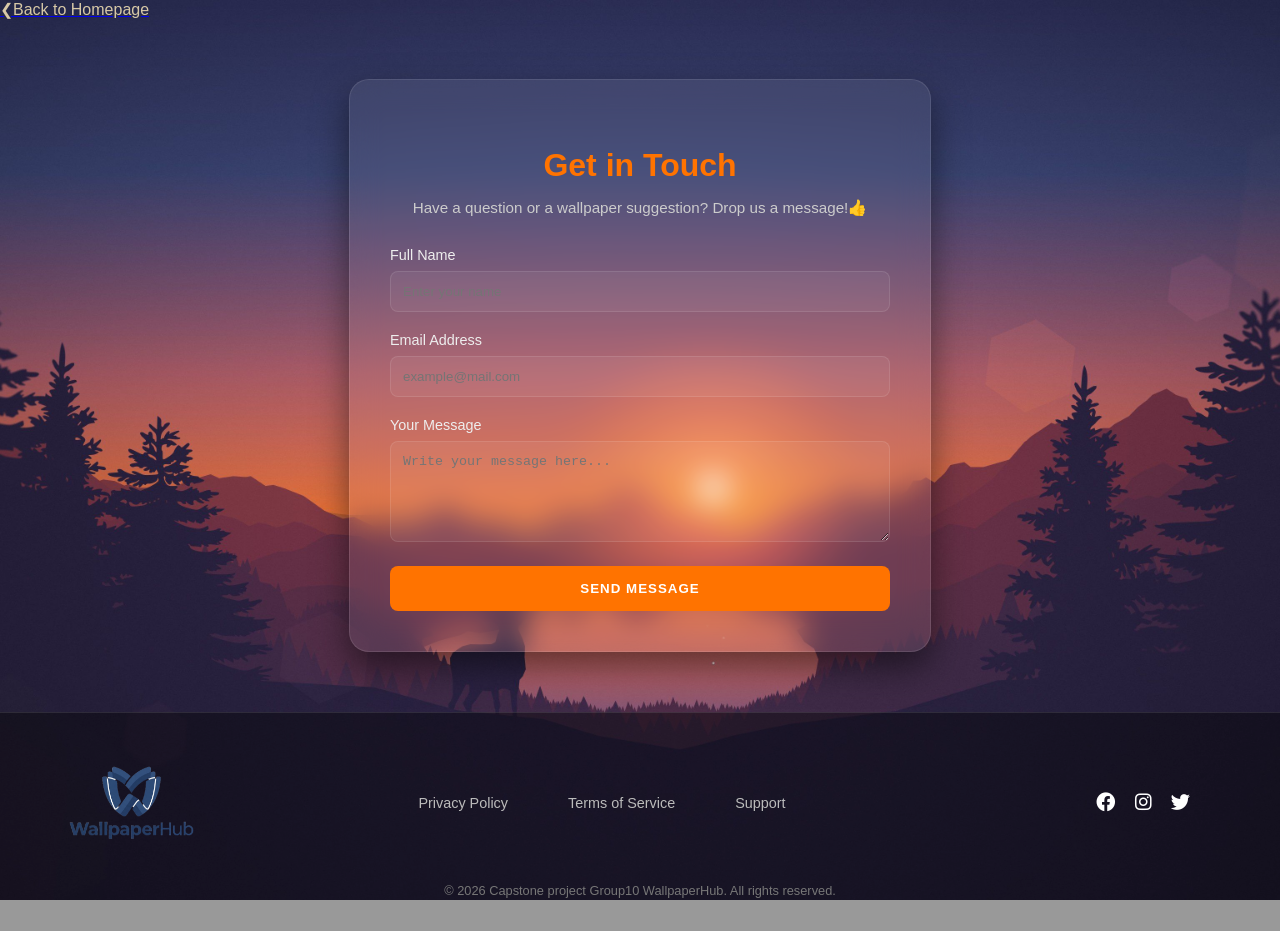
<file: Html/contact.html>
<!DOCTYPE html>
<html lang="en">
<head>
    <meta charset="UTF-8">
    <meta name="viewport" content="width=device-width, initial-scale=1.0">
    <link rel="stylesheet" href="https://cdnjs.cloudflare.com/ajax/libs/font-awesome/6.0.0/css/all.min.css">
    <link rel="stylesheet" href="css/contact.css">
    <title>Contact</title>
</head>
<body>
    <a href="index.html" > <span class="back-text">&#10094;Back to Homepage</span></a>
    <section class="contact-section">
        <div class="contact-container">
            <div class="contact-header">
                <h2>Get in Touch</h2>
                <p>Have a question or a wallpaper suggestion? Drop us a message!👍</p>
            </div>

            <form class="contact-form">
                <div class="input-group">
                    <label for="name">Full Name</label>
                    <input type="text" id="name" placeholder="Enter your name" required>
                </div>

                <div class="input-group">
                    <label for="email">Email Address</label>
                    <input type="email" id="email" placeholder="example@mail.com" required>
                </div>

                <div class="input-group">
                    <label for="message">Your Message</label>
                    <textarea id="message" rows="5" placeholder="Write your message here..." required></textarea>
                </div>

                <button type="submit" class="submit-btn">Send Message</button>
            </form>
        </div>
    </section>

    <footer class="main-footer">
        <div class="footer-content">
            <div class="footer-logo">
    <a href="http://127.0.0.1:5500/Capstone%20Project/Page.html">
        <img src="logo.png" class="nav-logo" alt="Logo"></div>
            <ul class="footer-links">
                <li><a href="#">Privacy Policy</a></li>
                <li><a href="#">Terms of Service</a></li>
                <li><a href="#">Support</a></li>
            </ul>
            <div class="footer-socials">
                <a href="#"><i class="fab fa-facebook"></i></a>
                <a href="#"><i class="fab fa-instagram"></i></a>
                <a href="#"><i class="fab fa-twitter"></i></a>
            </div>
        </div>
        <p class="copyright">&copy; 2026 Capstone project Group10 WallpaperHub. All rights reserved.</p>
    </footer>

</body>
</html>
</file>
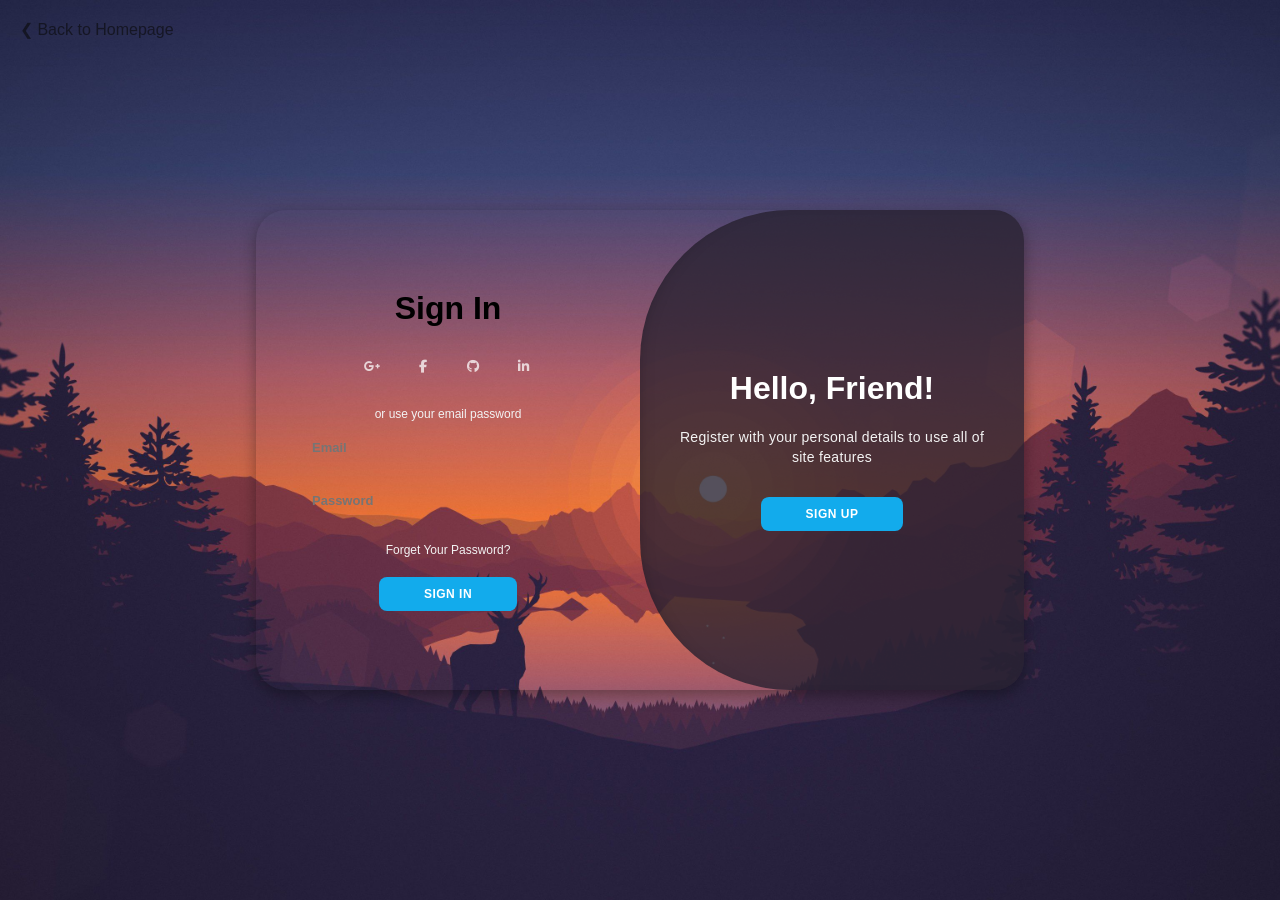
<file: Html/login.html>
<!DOCTYPE html>
<html lang="en">

<head>
    <meta charset="UTF-8">
    <meta name="viewport" content="width=device-width, initial-scale=1.0">
    <link rel="stylesheet" href="https://cdnjs.cloudflare.com/ajax/libs/font-awesome/6.4.2/css/all.min.css">
    <link rel="stylesheet" href="css/edit.css">
    <title> Login Page </title>
</head>

<body>
    <a href="index.html" ;<p class="back">&#10094 Back to Homepage</p>

        
    <div class="container" id="container">
        <div class="form-container sign-up">

           
            <form>
                <h1 class="heading1">Create Account</h1>
                <div class="social-icons">
                    <a href="https://accounts.google.com/v3/signin/accountchooser?as=gdUVj6qCc3PGKmQT" class="icon"><i class="fa-brands fa-google-plus-g"></i></a>
                    <a href="#" class="icon"><i class="fa-brands fa-facebook-f"></i></a>
                    <a href="#" class="icon"><i class="fa-brands fa-github"></i></a>
                    <a href="#" class="icon"><i class="fa-brands fa-linkedin-in"></i></a>
                </div>
                <span>or use your email for registeration</span>
                <input type="text" placeholder="Name">
                <input type="email" placeholder="Email">
                <input type="password" placeholder="Password">
                <button>Sign Up</button>
            </form>
        </div>
        <div class="form-container sign-in">
            <form>
                <h1>Sign In</h1>
                <div class="social-icons">
                    <a href="https://accounts.google.com/v3/signin/accountchooser?as=gdUVj6qCc3PGKmQT" class="icon"><i class="fa-brands fa-google-plus-g"></i></a>
                    <a href="#" class="icon"><i class="fa-brands fa-facebook-f"></i></a>
                    <a href="#" class="icon"><i class="fa-brands fa-github"></i></a>
                    <a href="#" class="icon"><i class="fa-brands fa-linkedin-in"></i></a>
                </div>
                <span class="txt">or use your email password</span>
                <input type="email" placeholder="Email">
                <input type="password" placeholder="Password">
                <a href="#"><span class="forg">Forget Your Password?</span></a>
                <button class="button">Sign In</button>
            </form>
        </div>
        <div class="toggle-container">
            <div class="toggle">
                <div class="toggle-panel toggle-left">
                    <h1>Welcome Back!</h1>
                    <p class="txt">Enter your personal details to use all of site features</p>
                    <button class="button" id="login">Sign In</button>
                </div>
                <div class="toggle-panel toggle-right">
                    <h1>Hello, Friend!</h1>
                    <p class="txt">Register with your personal details to use all of site features</p>
                    <button class="button" id="register">Sign Up</button>
                </div>
            </div>
        </div>
    </div>

    <script src="script/script.js"></script>
</body>

</html>
</file>
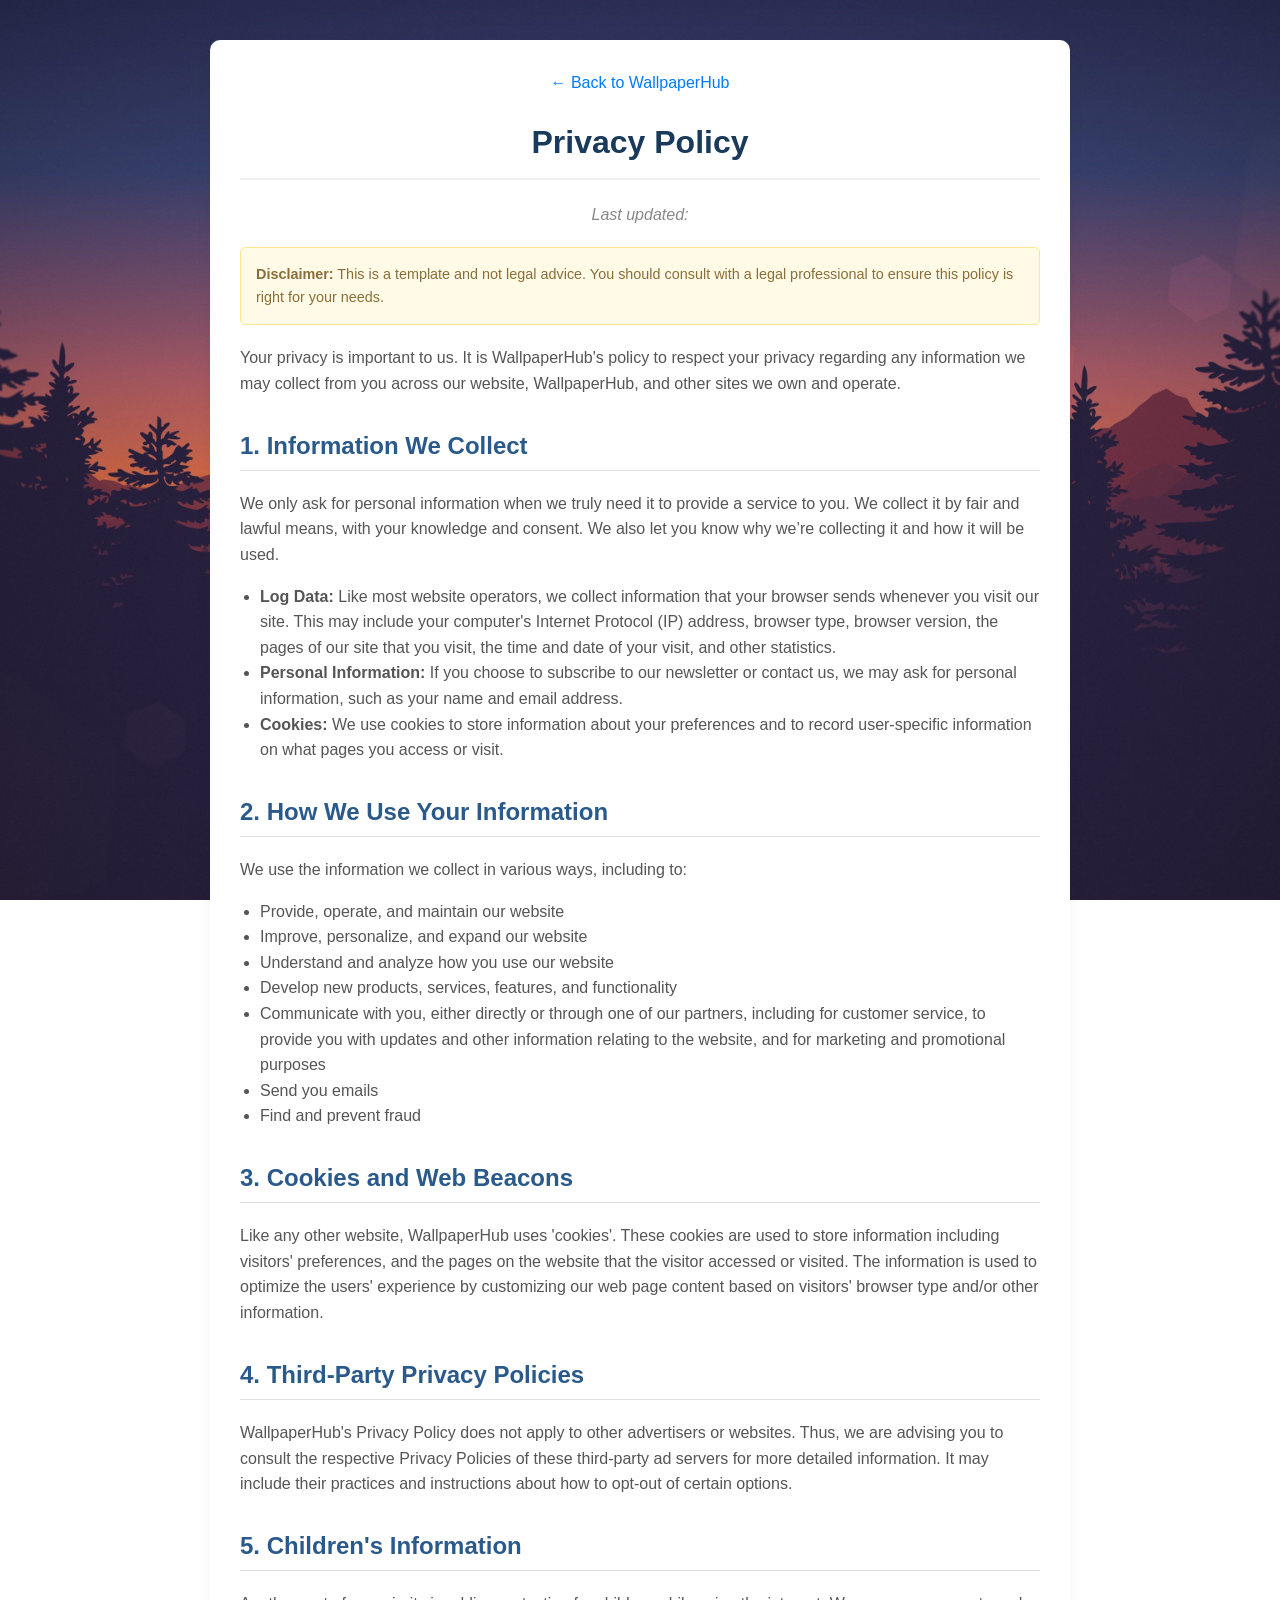
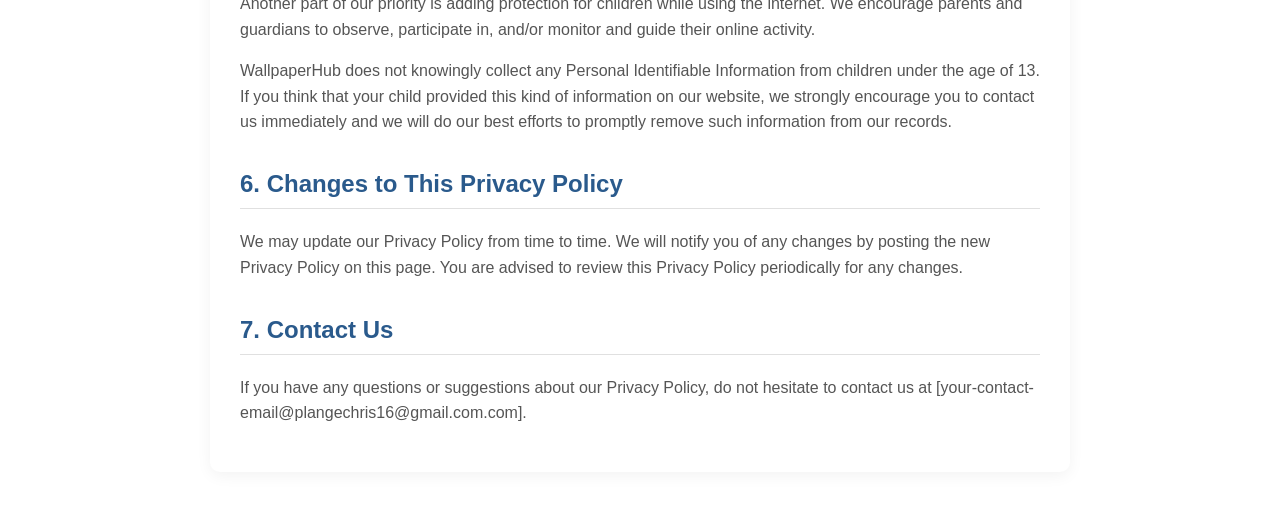
<file: Html/Privacy & Policy.html>
<!DOCTYPE html>
<html lang="en">
<head>
    <meta charset="UTF-8">
    <meta name="viewport" content="width=device-width, initial-scale=1.0">
    <title>Privacy Policy - WallpaperHub</title>
    <link rel="stylesheet" href="css/Privacy&Policy.css">
</head>
<body>

    <div class="legal-container">
        <a href="index.html" class="nav-home">&larr; Back to WallpaperHub</a>

        <h1>Privacy Policy</h1>
        <p class="last-updated">Last updated: <div March="March" 26,="26" 2026="2026"></div></p>

        <div class="disclaimer-box">
            <strong>Disclaimer:</strong> This is a template and not legal advice. You should consult with a legal professional to ensure this policy is right for your needs.
        </div>

        <p>Your privacy is important to us. It is WallpaperHub's policy to respect your privacy regarding any information we may collect from you across our website, WallpaperHub, and other sites we own and operate.</p>

        <h2>1. Information We Collect</h2>
        <p>We only ask for personal information when we truly need it to provide a service to you. We collect it by fair and lawful means, with your knowledge and consent. We also let you know why we’re collecting it and how it will be used.</p>
        <ul>
            <li><strong>Log Data:</strong> Like most website operators, we collect information that your browser sends whenever you visit our site. This may include your computer's Internet Protocol (IP) address, browser type, browser version, the pages of our site that you visit, the time and date of your visit, and other statistics.</li>
            <li><strong>Personal Information:</strong> If you choose to subscribe to our newsletter or contact us, we may ask for personal information, such as your name and email address.</li>
            <li><strong>Cookies:</strong> We use cookies to store information about your preferences and to record user-specific information on what pages you access or visit.</li>
        </ul>

        <h2>2. How We Use Your Information</h2>
        <p>We use the information we collect in various ways, including to:</p>
        <ul>
            <li>Provide, operate, and maintain our website</li>
            <li>Improve, personalize, and expand our website</li>
            <li>Understand and analyze how you use our website</li>
            <li>Develop new products, services, features, and functionality</li>
            <li>Communicate with you, either directly or through one of our partners, including for customer service, to provide you with updates and other information relating to the website, and for marketing and promotional purposes</li>
            <li>Send you emails</li>
            <li>Find and prevent fraud</li>
        </ul>

        <h2>3. Cookies and Web Beacons</h2>
        <p>Like any other website, WallpaperHub uses 'cookies'. These cookies are used to store information including visitors' preferences, and the pages on the website that the visitor accessed or visited. The information is used to optimize the users' experience by customizing our web page content based on visitors' browser type and/or other information.</p>

        <h2>4. Third-Party Privacy Policies</h2>
        <p>WallpaperHub's Privacy Policy does not apply to other advertisers or websites. Thus, we are advising you to consult the respective Privacy Policies of these third-party ad servers for more detailed information. It may include their practices and instructions about how to opt-out of certain options.</p>

        <h2>5. Children's Information</h2>
        <p>Another part of our priority is adding protection for children while using the internet. We encourage parents and guardians to observe, participate in, and/or monitor and guide their online activity.</p>
        <p>WallpaperHub does not knowingly collect any Personal Identifiable Information from children under the age of 13. If you think that your child provided this kind of information on our website, we strongly encourage you to contact us immediately and we will do our best efforts to promptly remove such information from our records.</p>
        
        <h2>6. Changes to This Privacy Policy</h2>
        <p>We may update our Privacy Policy from time to time. We will notify you of any changes by posting the new Privacy Policy on this page. You are advised to review this Privacy Policy periodically for any changes.</p>

        <h2>7. Contact Us</h2>
        <p>If you have any questions or suggestions about our Privacy Policy, do not hesitate to contact us at [your-contact-email@plangechris16@gmail.com.com].</p>

    </div>

</body>
</html>
</file>
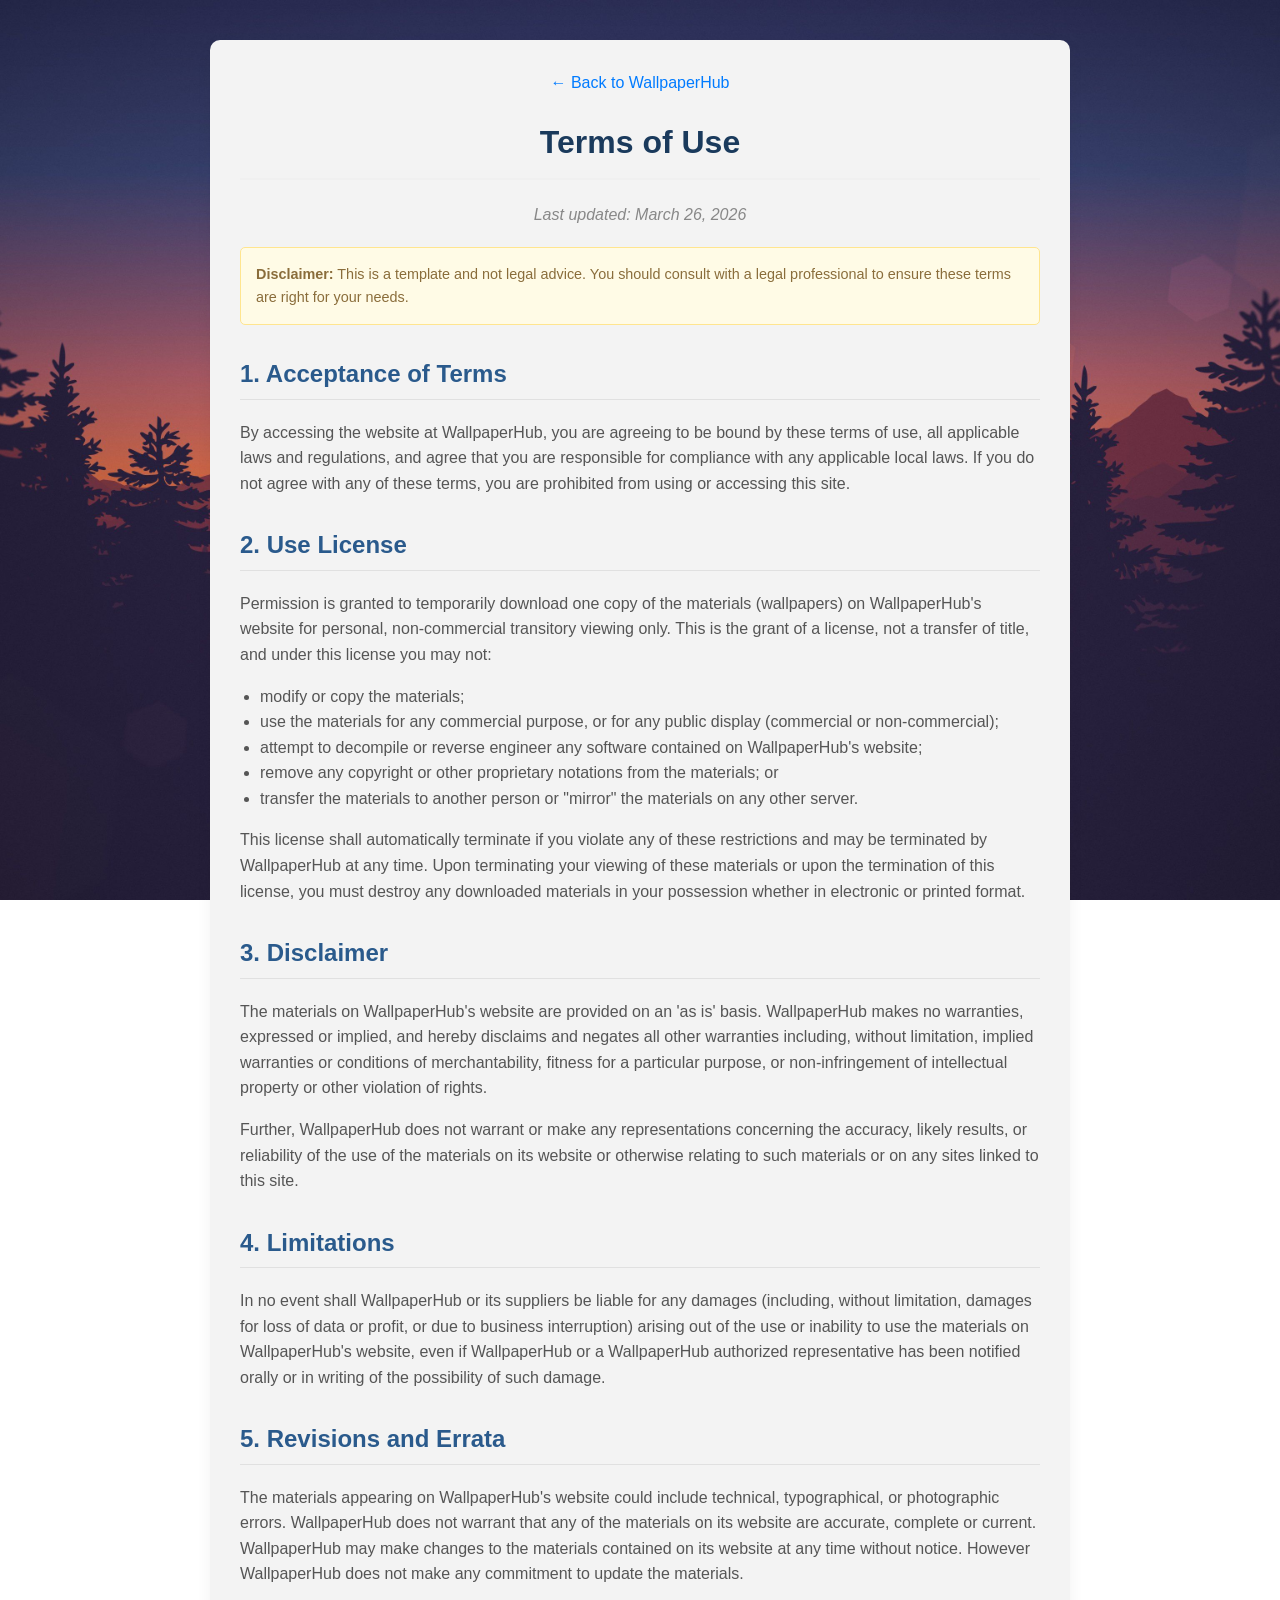
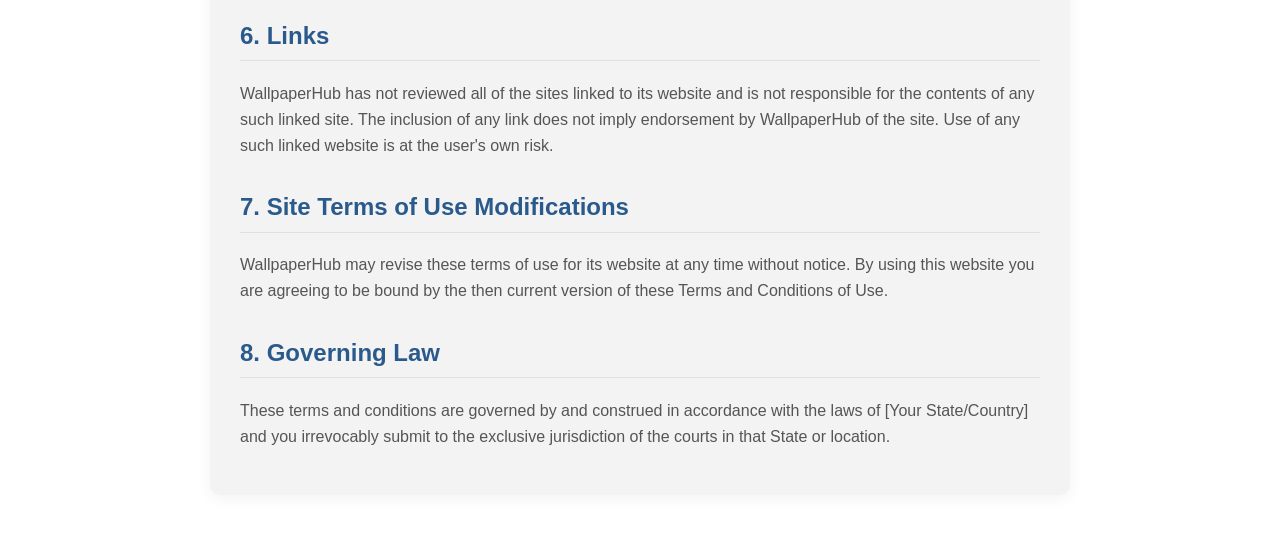
<file: Html/Terms of use.html>
<!DOCTYPE html>
<html lang="en">
<head>
    <meta charset="UTF-8">
    <meta name="viewport" content="width=device-width, initial-scale=1.0">
    <title>Terms of Use - WallpaperHub</title>
    <link rel="stylesheet" href="css/terms of use .css">
</head>
<body>

    <div class="legal-container">
        <a href="index.html" class="nav-home">&larr; Back to WallpaperHub</a>

        <h1>Terms of Use</h1>
        <p class="last-updated">Last updated: March 26, 2026 </p>

        <div class="disclaimer-box">
            <strong>Disclaimer:</strong> This is a template and not legal advice. You should consult with a legal professional to ensure these terms are right for your needs.
        </div>

        <h2>1. Acceptance of Terms</h2>
        <p>By accessing the website at WallpaperHub, you are agreeing to be bound by these terms of use, all applicable laws and regulations, and agree that you are responsible for compliance with any applicable local laws. If you do not agree with any of these terms, you are prohibited from using or accessing this site.</p>

        <h2>2. Use License</h2>
        <p>Permission is granted to temporarily download one copy of the materials (wallpapers) on WallpaperHub's website for personal, non-commercial transitory viewing only. This is the grant of a license, not a transfer of title, and under this license you may not:</p>
        <ul>
            <li>modify or copy the materials;</li>
            <li>use the materials for any commercial purpose, or for any public display (commercial or non-commercial);</li>
            <li>attempt to decompile or reverse engineer any software contained on WallpaperHub's website;</li>
            <li>remove any copyright or other proprietary notations from the materials; or</li>
            <li>transfer the materials to another person or "mirror" the materials on any other server.</li>
        </ul>
        <p>This license shall automatically terminate if you violate any of these restrictions and may be terminated by WallpaperHub at any time. Upon terminating your viewing of these materials or upon the termination of this license, you must destroy any downloaded materials in your possession whether in electronic or printed format.</p>

        <h2>3. Disclaimer</h2>
        <p>The materials on WallpaperHub's website are provided on an 'as is' basis. WallpaperHub makes no warranties, expressed or implied, and hereby disclaims and negates all other warranties including, without limitation, implied warranties or conditions of merchantability, fitness for a particular purpose, or non-infringement of intellectual property or other violation of rights.</p>
        <p>Further, WallpaperHub does not warrant or make any representations concerning the accuracy, likely results, or reliability of the use of the materials on its website or otherwise relating to such materials or on any sites linked to this site.</p>

        <h2>4. Limitations</h2>
        <p>In no event shall WallpaperHub or its suppliers be liable for any damages (including, without limitation, damages for loss of data or profit, or due to business interruption) arising out of the use or inability to use the materials on WallpaperHub's website, even if WallpaperHub or a WallpaperHub authorized representative has been notified orally or in writing of the possibility of such damage.</p>

        <h2>5. Revisions and Errata</h2>
        <p>The materials appearing on WallpaperHub's website could include technical, typographical, or photographic errors. WallpaperHub does not warrant that any of the materials on its website are accurate, complete or current. WallpaperHub may make changes to the materials contained on its website at any time without notice. However WallpaperHub does not make any commitment to update the materials.</p>

        <h2>6. Links</h2>
        <p>WallpaperHub has not reviewed all of the sites linked to its website and is not responsible for the contents of any such linked site. The inclusion of any link does not imply endorsement by WallpaperHub of the site. Use of any such linked website is at the user's own risk.</p>

        <h2>7. Site Terms of Use Modifications</h2>
        <p>WallpaperHub may revise these terms of use for its website at any time without notice. By using this website you are agreeing to be bound by the then current version of these Terms and Conditions of Use.</p>

        <h2>8. Governing Law</h2>
        <p>These terms and conditions are governed by and construed in accordance with the laws of [Your State/Country] and you irrevocably submit to the exclusive jurisdiction of the courts in that State or location.</p>
    </div>

</body>
</html>
</file>
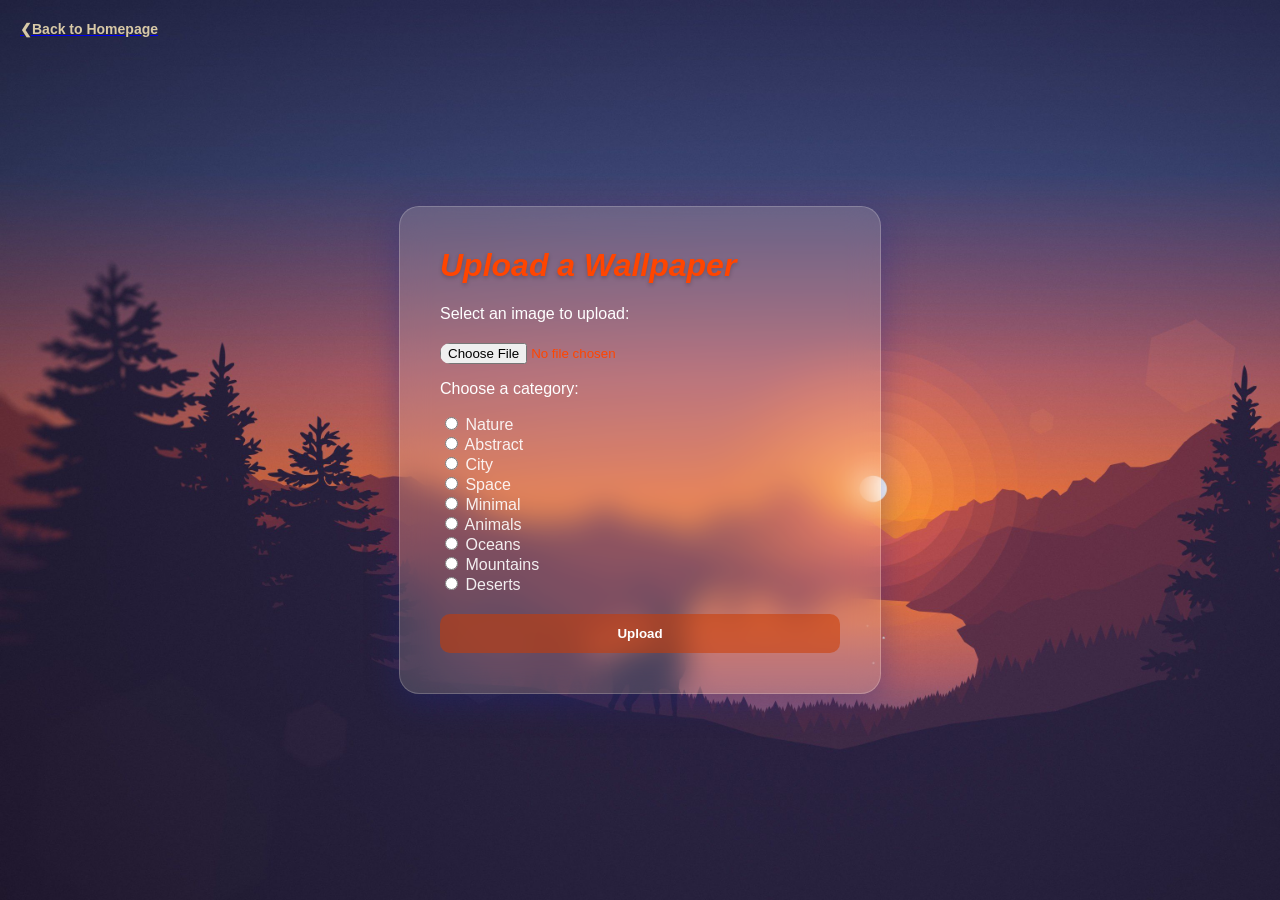
<file: Html/upload.html>
<!DOCTYPE html>
<html lang="en">
<head>
    <meta charset="UTF-8">
    <meta name="viewport" content="width=device-width, initial-scale=1.0">
    <title>Upload a wallpaper</title>
    <link rel="stylesheet" href="css/upload.css">
</head>
<body>
<a href="index.html" class="back-link"> <span class="back-text">&#10094;Back to Homepage</span></a>
<div class="container">
    
    <h1>Upload a Wallpaper</h1>
    <form>
        <label>Select an image to upload:</label>
        <input type="file">

        <p>Choose a category:</p>
        <div class="category-group">
            <label class="category-option"><input type="radio" name="cat"> Nature</label><br>
            <label class="category-option"><input type="radio" name="cat"> Abstract</label><br>
            <label class="category-option"><input type="radio" name="cat"> City</label><br>
            <label class="category-option"><input type="radio" name="cat"> Space</label><br>
            <label class="category-option"><input type="radio" name="cat"> Minimal</label><br>
            <label class="category-option"><input type="radio" name="cat"> Animals</label><br>
            <label class="category-option"><input type="radio" name="cat"> Oceans</label><br>
            <label class="category-option"><input type="radio" name="cat"> Mountains</label><br>    
            <label class="category-option"><input type="radio" name="cat"> Deserts</label><br>
            </div>

        <button type="submit">Upload</button>
    </form>
</div>

    
</body>
</html>
</file>
<file: Html/css/contact.css>
/* Color Palette from your images */
:root {
    --primary-orange: #ff7300;
    --dark-bg: #0f0c29;
    --sunset-gradient: linear-gradient(135deg, #0f0c29, #302b63, #24243e);
    --glass-bg: rgba(255, 255, 255, 0.07);
    --glass-border: rgba(255, 255, 255, 0.1);
}

body {
    margin: 0;
    padding: 0;
    font-family: 'Segoe UI', Tahoma, Geneva, Verdana, sans-serif;
    background: var(--sunset-gradient);
    color: white;
    min-height: 100vh;
    display: flex;
    flex-direction: column;
    background-image: url(a.jpg);
    background-size: cover;
    background-attachment: fixed;
    background-position: center;
}

/* Contact Section Styling */
.contact-section {
    flex: 1;
    display: flex;
    justify-content: center;
    align-items: center;
    padding: 60px 20px;
}

.contact-container {
    background: var(--glass-bg);
    backdrop-filter: blur(15px);
    border: 1px solid var(--glass-border);
    padding: 40px;
    border-radius: 20px;
    width: 100%;
    max-width: 500px;
    box-shadow: 0 15px 35px rgba(0, 0, 0, 0.5);
}

.contact-header h2 {
    color: var(--primary-orange);
    font-size: 2rem;
    margin-bottom: 10px;
    text-align: center;
}

.contact-header p {
    text-align: center;
    color: #ccc;
    margin-bottom: 30px;
    font-size: 0.95rem;
}

/* Form Styling */
.input-group {
    margin-bottom: 20px;
}

.input-group label {
    display: block;
    margin-bottom: 8px;
    font-size: 0.9rem;
    color: #eee;
}

.input-group input, 
.input-group textarea {
    width: 100%;
    padding: 12px;
    background: rgba(255, 255, 255, 0.05);
    border: 1px solid var(--glass-border);
    border-radius: 8px;
    color: white;
    outline: none;
    box-sizing: border-box; /* Crucial for padding */
}

.input-group input:focus, 
.input-group textarea:focus {
    border-color: var(--primary-orange);
}

.submit-btn {
    width: 100%;
    padding: 15px;
    background: var(--primary-orange);
    color: white;
    border: none;
    border-radius: 8px;
    font-weight: bold;
    cursor: pointer;
    transition: 0.3s ease;
    text-transform: uppercase;
    letter-spacing: 1px;
}

.submit-btn:hover {
    background: #e66700;
    transform: translateY(-3px);
    box-shadow: 0 5px 15px rgba(255, 115, 0, 0.4);
}

/* Footer Styling */
.main-footer {
    background: rgba(0, 0, 0, 0.4);
    padding: 40px 20px 20px;
    margin-top: auto;
    border-top: 1px solid var(--glass-border);
}

.footer-content {
    max-width: 1100px;
    margin: 0 auto;
    display: flex;
    justify-content: space-between;
    align-items: center;
    flex-wrap: wrap;
    gap: 20px;
}

.footer-logo {
    font-size: 1.5rem;
    font-weight: bold;
    color: white;
}

.footer-logo span {
    color: var(--primary-orange);
}
.nav-logo{ 
    height: 100px; /* Increase this number to make the logo bigger */
    width: auto;
    margin-left: -50px; /* This "pulls" the logo further to the left */
    margin-right: 4px;
    object-fit: contain;
    float: left;
    padding-top: .6px;
    cursor: pointer;
    
    /* Using the blend mode again to hide that white/gray background box */
    mix-blend-mode: screen;
   
    
}

.footer-links {
    list-style: none;
    display: flex;
    gap: 60px;
    margin-right: 250px;
}

.footer-links a {
    text-decoration: none;
    color: #bbb;
    font-size: 0.9rem;
    transition: 0.3s;
}

.footer-links a:hover {
    color: var(--primary-orange);
}

.footer-socials a {
    color: white;
    font-size: 1.2rem;
    margin-left: 15px;
    transition: 0.3s;
}

.footer-socials a:hover {
    color: var(--primary-orange);
}

.copyright {
    text-align: center;
    color: #777;
    font-size: 0.8rem;
    margin-top: 30px;
}
.back-text{
    text-decoration: none;
    color:#D8C9A7;
    gap: 2px;
    
}
</file>
<file: Html/css/edit.css>
*{
    margin: 0;
    padding: 0;
    box-sizing: border-box;
    font-family: 'Montserrat', sans-serif;
}

body{
   
    display: flex;
    align-items: center;
    justify-content: center;
    flex-direction: column;
    height: 100vh;
    background:url(a.jpg);

    background-size: cover;
    background-position: center;
    background-attachment: fixed;
}
.button{
    background-color: #12abec;
    color: #ffffff;
    font-size: 12px;
    padding: 10px 45px;
    border: 1px solid transparent;
    border-radius: 8px;
    font-weight: 600;
    letter-spacing: 0.5px;
    text-transform: uppercase;
    margin-top: 10px;
    cursor: pointer;
    transition: 2px;
}
.button:hover {
    
        background-color: #12abec;
    cursor: pointer;
        transition: background-color 0.3s ease;
       
}

.txt{
    color: rgba(255, 255, 255, 0.8);
}
.container{
    background:transparent;
    border-radius: 30px;
    box-shadow: 0 5px 15px rgba(0, 0, 0, 0.35);
    position: relative;
    overflow: hidden;
    width: 768px;
    max-width: 100%;
    min-height: 480px;
    backdrop-filter: opacity(10px);
  /*-webkit-backdrop-filter: blur(10px);*/
}

.container p{
    font-size: 14px;
    line-height: 20px;
    letter-spacing: 0.3px;
    margin: 20px 0;
}

.container span{
    font-size: 12px;
}

.container a{
    color: #333;
    font-size: 13px;
    text-decoration: none;
    margin: 15px 0 10px;
}

.container button{
    background-color: #12abec;
    color: #ffffff;
    font-size: 12px;
    padding: 10px 45px;
    border: none;
    border-radius: 8px;
    font-weight: 600;
    letter-spacing: 0.5px;
    text-transform: uppercase;
    margin-top: 10px;
    cursor: pointer;
    transition: background-color 0.3s ease;
}

.container button.hidden{
    background-color: transparent;
    border-color:transparent;
}

.container form{
    
    display: flex;
    align-items: center;
    justify-content: center;
    flex-direction: column;
    padding: 0 40px;
    height: 100%;
    background-color: rgba(255, 255, 255, 0);
    
  
}


.container input{
    background:transparent;
    border: 1px solid;
    border-color: transparent;
    margin: 8px 0;
    padding: 10px 15px;
    font-size: 13px;
    border-radius: 8px;
    width: 100%;
    outline: none;
    color: #000000;
}
.container input:focus-within{
    border-color:green;
    color: #050505;
    background-color: #f3f3f3;
}


.is{
    font-weight: bolder;
}
.forg{
    color: #f3f3f3;
    transition: 0.3s ease-out;
}
.forg:hover{
    text-decoration:none;
    color:orangered
}
.form-container{
    position: absolute;
    top: 0;
    height: 100%;
    transition: all 0.6s ease-in-out;
}

.sign-in{
    left: 0;
    width: 50%;
    z-index: 2;
}

.container.active .sign-in{
    transform: translateX(100%);
}

.sign-up{
    left: 0;
    width: 50%;
    opacity: 0;
    z-index: 1;
}

.container.active .sign-up{
    transform: translateX(100%);
    opacity: 1;
    z-index: 5;
    animation: move 0.6s;
    
 
  background: rgba(255, 255, 255, 0.15); 
  
  
  backdrop-filter: blur(15px) saturate(150%);
  
  border: 1px solid rgba(255, 255, 255, 0.2);
  
  
  border-radius: 20px;
  
  
  box-shadow: 0 8px 32px 0 rgba(0, 0, 0, 0.3);
}


@keyframes move{
    0%, 49.99%{
        opacity: 0;
        z-index: 1;
    }
    50%, 100%{
        opacity: 1;
        z-index: 5;
    }
}

.social-icons{
    margin: 20px 0;
    
    color: black;
}

.social-icons a{
    border: none;
    border-radius: 20%;
    display: inline-flex;
    justify-content: center;
    align-items: center;
    margin: 0 3px;
    width: 40px;
    height: 40px;
    background:transparent;
    color: rgba(255, 255, 255, 0.74);
    cursor: pointer;
    transition: all 0.3s ease;
    
}
.social-icons a:hover{
     background: var(--btn-blue);
    color: #f3f3f3;
    
    transform: translateY(-3px);
     
}

.toggle-container{
    position: absolute;
    top: 0;
    left: 50%;
    width: 50%;
    height: 100%;
    overflow: hidden;
    transition: all 0.6s ease-in-out;
    border-radius: 150px 0 0 100px;
    z-index: 1000;
    /* This keeps the green panel flush against the container edges */
  border-top-left-radius: 0;
  border-bottom-left-radius: 0;
  
  /* This creates the large inner curve that merges into the glass */
  border-top-right-radius: 0; 
  border-bottom-right-radius: 0;
  
  /* If your green panel is on the RIGHT (like in your screenshot): */
  border-top-left-radius: 150px; /* The "merge" curve */
  border-bottom-left-radius: 150px;
}


.container.active .toggle-container{
    transform: translateX(-100%);
    border-radius: 0 150px 100px 0;
}

    


.toggle{
   
    height: 100%;
    background:rgba(41, 35, 50, 0.792);
    color: #ffffff;
    position: relative;
    left: -100%;
    height: 100%;
    width: 200%;
    transform: translateX(0);
    transition: all 0.6s ease-in-out;
    /* This keeps the green panel flush against the container edges */
  border-top-left-radius: 0;
  border-bottom-left-radius: 0;
  
  /* This creates the large inner curve that merges into the glass */
  border-top-right-radius: 0; 
  border-bottom-right-radius: 0;
  
  /* If your green panel is on the RIGHT (like in your screenshot): */
  border-top-left-radius: 150px; /* The "merge" curve */
  border-bottom-left-radius: 150px;
}
.toggle:hover{
    background: rgb(41, 35, 50);
    
    transition: background-color 0.4s ease;
}


.container.active .toggle{
    transform: translateX(50%);
}

.toggle-panel{
    position: absolute;
    width: 50%;
    height: 100%;
    display: flex;
    align-items: center;
    justify-content: center;
    flex-direction: column;
    padding: 0 30px;
    text-align: center;
    top: 0;
    transform: translateX(0);
    transition: all 0.6s ease-in-out;
    
  box-shadow: inset 10px 0 15px -10px rgba(0,0,0,0.2);
  /* This keeps the green panel flush against the container edges */
  border-top-left-radius: 0;
  border-bottom-left-radius: 0;
  
  /* This creates the large inner curve that merges into the glass */
  border-top-right-radius: 0; 
  border-bottom-right-radius: 0;
  
  /* If your green panel is on the RIGHT (like in your screenshot): */
  border-top-left-radius: 150px; /* The "merge" curve */
  border-bottom-left-radius: 150px;
}



.toggle-left{
    transform: translateX(-200%);
}

.container.active .toggle-left{
    transform: translateX(0);
}

.toggle-right{
    right: 0;
    transform: translateX(0);
}

.container.active .toggle-right{
    transform: translateX(200%);
}
input::placeholder{
    font-weight:bolder ;
}
.back{
   position: absolute;
    top: 20px;  
    left: 20px;  
    z-index: 10; 
    text-decoration: none;
    color: #0909099c;
    transition: 0.4s ease-out;
    cursor: pointer;
}
.back:hover{
color: #080808;
}
.heading1{
    text-align: center
}
.txt{
    color:#f3f3f3;
}
</file>
<file: Html/css/Privacy&Policy.css>
body {
            font-family: -apple-system, BlinkMacSystemFont, "Segoe UI", Roboto, "Helvetica Neue", Arial, sans-serif;
            line-height: 1.6;
            color: #333;
            background-image:url(a.jpg);
            background-attachment: fixed;
            background-position: center;
            background-size: cover;
            margin: 0;
            padding: 20px;
        }
        .legal-container {
            max-width: 800px;
            margin: 20px auto;
            padding: 30px;
            background-color: #fff;
            border-radius: 10px;
            box-shadow: 0 4px 15px rgba(0, 0, 0, 0.05);
        }
        h1 {
            color: #1a3a5c; /* Using a color from the WallpaperHub logo */
            text-align: center;
            border-bottom: 2px solid #f0f0f0;
            padding-bottom: 10px;
        }
        h2 {
            color: #2a5a8c;
            margin-top: 30px;
            border-bottom: 1px solid #e0e0e0;
            padding-bottom: 5px;
        }
        p, li {
            font-size: 1rem;
            color: #555;
        }
        ul {
            padding-left: 20px;
        }
        .last-updated {
            text-align: center;
            font-style: italic;
            color: #888;
            margin-bottom: 20px;
        }
        .disclaimer-box {
            background-color: #fffbe6;
            border: 1px solid #ffe58f;
            border-radius: 5px;
            padding: 15px;
            margin-bottom: 20px;
            font-size: 0.9rem;
            color: #8a6d3b;
        }
        .nav-home {
            display: block;
            text-align: center;
            margin-bottom: 20px;
            text-decoration: none;
            color: #007bff;
        }
</file>
<file: Html/css/terms of use .css>
body {
            font-family: -apple-system, BlinkMacSystemFont, "Segoe UI", Roboto, "Helvetica Neue", Arial, sans-serif;
            line-height: 1.6;
            color: #333;
            background-image: url(a.jpg);
            background-attachment: fixed;
            background-position: center;
            background-size: cover;
            margin: 0;
            padding: 20px;
        }
        .legal-container {
            max-width: 800px;
            margin: 20px auto;
            padding: 30px;
           background-color: #f3f3f3;
            border-radius: 10px;
            box-shadow: 0 4px 15px rgba(0, 0, 0, 0.05);
        }
        h1 {
            color: #1a3a5c; /* Using a color from the WallpaperHub logo */
            text-align: center;
            border-bottom: 2px solid #f0f0f0;
            padding-bottom: 10px;
        }
        h2 {
            color: #2a5a8c;
            margin-top: 30px;
            border-bottom: 1px solid #e0e0e0;
            padding-bottom: 5px;
        }
        p, li {
            font-size: 1rem;
            color: #555;
        }
        ul {
            padding-left: 20px;
        }
        .last-updated {
            text-align: center;
            font-style: italic;
            color: #888;
            margin-bottom: 20px;
        }
        .disclaimer-box {
            background-color: #fffbe6;
            border: 1px solid #ffe58f;
            border-radius: 5px;
            padding: 15px;
            margin-bottom: 20px;
            font-size: 0.9rem;
            color: #8a6d3b;
        }
        .nav-home {
            display: block;
            text-align: center;
            margin-bottom: 20px;
            text-decoration: none;
            color: #007bff;
        }
</file>
<file: Html/css/upload.css>
body {
    margin: 0;
    padding: 0;
    display: flex;
    justify-content: center;
    align-items: center;
    min-height: 100vh;
   
    background-image: url(a.jpg);
    background-size: cover;
    background-attachment: fixed;
    font-family: 'Segoe UI', sans-serif;
}


.container {
    background: rgba(255, 255, 255, 0.15); 
    backdrop-filter: blur(15px);           
    -webkit-backdrop-filter: blur(15px);  
    
    border: 1px solid rgba(255, 255, 255, 0.2); 
    border-radius: 20px;
    padding: 40px;
    width: 100%;
    max-width: 400px;
    box-shadow: 0 8px 32px 0 rgba(31, 38, 135, 0.37);
    color: #ffffff; 
}


h1 {
    margin-top: 0;
    font-weight: 600;
    text-shadow: 0 2px 4px rgba(0,0,0,0.2);
    font-weight: cursive;
    color: orangered;
    font-style: italic;
}

.category-option {
    color: rgba(255, 255, 255, 0.9);
    margin: 5px 0;
}

/* The Upload Button */
button {
    background: rgba(203, 60, 3, 0.541);
    border: none;
    color: white;
    padding: 12px;
    border-radius:10px;
    width: 100%;
    cursor: pointer;
    font-weight: bold;
    transition: 0.3s;
    margin-top: 20px;
}

button:hover {
    background: rgb(250, 98, 3);
    transform: translateY(-2px);
}
.back-link {
    position: absolute;
    top: 20px;
    left: 20px;
    z-index: 10;
    
}
.back-text {
    color: #D8C9A7;
    font-weight: bold;
    text-decoration: none;
    font-size: 14px;
    transition: color 0.3s;
    
}
input[type="file"] {
    margin-top: 20px;
    color: rgba(255, 255, 255, 0.9);
    border-radius: 10px;
    color:orangered;
}
</file>
